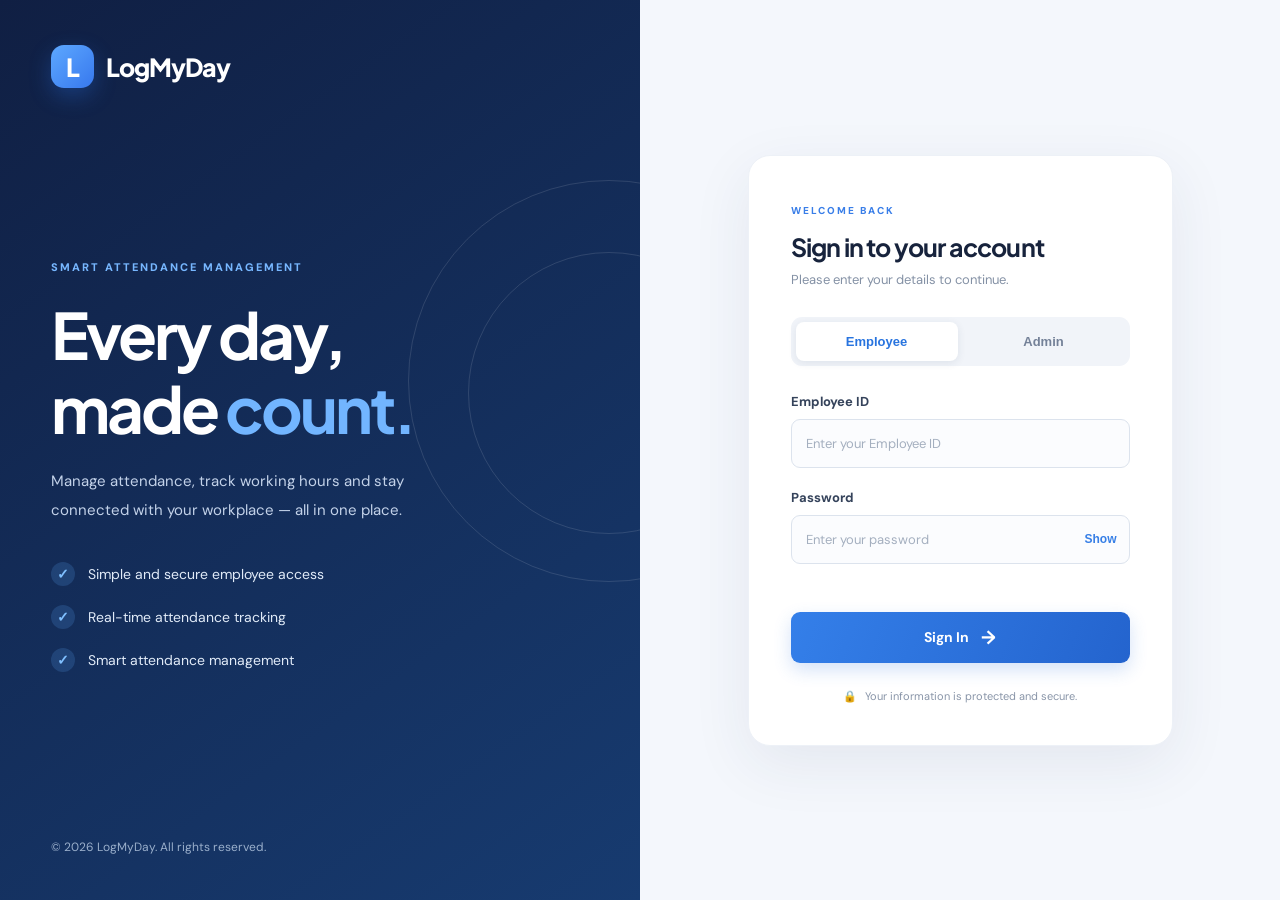
<file: src/main/resources/static/index.html>
<!DOCTYPE html>
<html lang="en">
<head>
    <meta charset="UTF-8">
    <meta name="viewport" content="width=device-width, initial-scale=1.0">
    <title>LogMyDay | Attendance Management</title>
    <link rel="stylesheet" href="style.css">
    <script src="script.js" defer></script>
</head>
<body>

<div class="login-page">

    <div class="login-left">
        <div class="brand">
            <div class="brand-icon">L</div>
            <span>LogMyDay</span>
        </div>

        <div class="welcome-content">
            <span class="welcome-tag">SMART ATTENDANCE MANAGEMENT</span>

            <h1>Every day,<br>made <span>count.</span></h1>

            <p>
                Manage attendance, track working hours and
                stay connected with your workplace — all in one place.
            </p>

            <div class="feature-list">
                <div class="feature">
                    <span class="feature-icon">✓</span>
                    <span>Simple and secure employee access</span>
                </div>
                <div class="feature">
                    <span class="feature-icon">✓</span>
                    <span>Real-time attendance tracking</span>
                </div>
                <div class="feature">
                    <span class="feature-icon">✓</span>
                    <span>Smart attendance management</span>
                </div>
            </div>
        </div>

        <div class="left-footer">
            © 2026 LogMyDay. All rights reserved.
        </div>
    </div>

    <div class="login-right">

        <div class="login-card">

            <div class="mobile-brand">
                <div class="brand-icon">L</div>
                <span>LogMyDay</span>
            </div>

            <div class="login-heading">
                <span class="small-heading">WELCOME BACK</span>
                <h2>Sign in to your account</h2>
                <p>Please enter your details to continue.</p>
            </div>

            <div class="role-selection">
                <button type="button" class="role-btn active" id="employeeRole">
                    Employee
                </button>
                <button type="button" class="role-btn" id="adminRole">
                    Admin
                </button>
            </div>

            <form id="loginForm">

                <div class="form-group">
                    <label for="employeeId" id="idLabel">Employee ID</label>
                    <input
                            type="text"
                            id="employeeId"
                            placeholder="Enter your Employee ID"
                            required
                    >
                </div>

                <div class="form-group">
                    <label for="password">Password</label>

                    <div class="password-wrapper">
                        <input
                                type="password"
                                id="password"
                                placeholder="Enter your password"
                                required
                        >
                        <button
                                type="button"
                                id="togglePassword"
                                class="password-toggle"
                        >
                            Show
                        </button>
                    </div>
                </div>

                <p id="loginMessage" class="login-message"></p>

                <button type="submit" class="login-btn">
                    Sign In <span>→</span>
                </button>

            </form>

            <p class="security-note">
                <span>🔒</span>
                Your information is protected and secure.
            </p>

        </div>

    </div>

</div>

</body>
</html>
</file>
<file: src/main/resources/static/style.css>
@import url('https://fonts.googleapis.com/css2?family=DM+Sans:wght@400;500;600;700;800&family=Plus+Jakarta+Sans:wght@400;500;600;700;800&display=swap');

* {
    margin: 0;
    padding: 0;
    box-sizing: border-box;
}

body {
    font-family: 'DM Sans', sans-serif;
    background: #f4f7fc;
    color: #17233c;
    min-height: 100vh;
}

.login-page {
    min-height: 100vh;
    display: grid;
    grid-template-columns: 1fr 1fr;
}

/* LEFT SECTION */

.login-left {
    background: linear-gradient(145deg, #101f43, #173b70);
    color: white;
    padding: 45px 8%;
    display: flex;
    flex-direction: column;
    justify-content: space-between;
    position: relative;
    overflow: hidden;
}

.login-left::before {
    content: "";
    position: absolute;
    width: 400px;
    height: 400px;
    border: 1px solid rgba(255,255,255,0.12);
    border-radius: 50%;
    right: -170px;
    top: 20%;
}

.login-left::after {
    content: "";
    position: absolute;
    width: 280px;
    height: 280px;
    border: 1px solid rgba(255,255,255,0.12);
    border-radius: 50%;
    right: -110px;
    top: 28%;
}

.brand,
.mobile-brand {
    display: flex;
    align-items: center;
    gap: 12px;
    font-family: 'Plus Jakarta Sans', sans-serif;
    font-size: 25px;
    font-weight: 800;
    letter-spacing: -1px;
}

.brand-icon {
    width: 43px;
    height: 43px;
    border-radius: 13px;
    background: linear-gradient(135deg, #5da8ff, #3778ee);
    display: grid;
    place-items: center;
    color: white;
    font-size: 25px;
    font-weight: 800;
    box-shadow: 0 8px 22px rgba(42, 119, 238, 0.3);
}

.welcome-content {
    max-width: 490px;
    position: relative;
    z-index: 1;
}

.welcome-tag,
.small-heading {
    color: #77b7ff;
    font-size: 11px;
    font-weight: 800;
    letter-spacing: 2px;
}

.welcome-content h1 {
    font-family: 'Plus Jakarta Sans', sans-serif;
    font-size: clamp(42px, 5vw, 66px);
    line-height: 1.15;
    letter-spacing: -3px;
    margin: 22px 0;
}

.welcome-content h1 span {
    color: #72b5ff;
}

.welcome-content p {
    color: #c3d2e9;
    font-size: 15px;
    line-height: 1.9;
    max-width: 420px;
}

.feature-list {
    margin-top: 38px;
    display: grid;
    gap: 19px;
}

.feature {
    display: flex;
    align-items: center;
    gap: 13px;
    color: #e1ebf8;
    font-size: 14px;
}

.feature-icon {
    width: 24px;
    height: 24px;
    border-radius: 50%;
    background: rgba(94, 174, 255, 0.18);
    color: #80c0ff;
    display: grid;
    place-items: center;
    font-weight: 800;
}

.left-footer {
    color: #9aafcb;
    font-size: 12px;
}

/* RIGHT SECTION */

.login-right {
    display: flex;
    justify-content: center;
    align-items: center;
    padding: 45px 30px;
}

.login-card {
    width: 100%;
    max-width: 425px;
    background: white;
    padding: 42px;
    border-radius: 22px;
    box-shadow: 0 18px 60px rgba(32, 54, 91, 0.08);
    border: 1px solid #edf1f7;
}

.mobile-brand {
    display: none;
    color: #173b70;
    margin-bottom: 35px;
}

.login-heading {
    margin-bottom: 29px;
}

.login-heading .small-heading {
    color: #397ee8;
    font-size: 10px;
}

.login-heading h2 {
    font-family: 'Plus Jakarta Sans', sans-serif;
    font-size: 25px;
    letter-spacing: -0.8px;
    margin: 12px 0 8px;
}

.login-heading p {
    font-size: 13px;
    color: #8491a5;
}

/* ROLE SELECTION */

.role-selection {
    display: grid;
    grid-template-columns: 1fr 1fr;
    gap: 5px;
    padding: 5px;
    background: #f1f4f9;
    border-radius: 11px;
    margin-bottom: 27px;
}

.role-btn {
    border: none;
    background: transparent;
    color: #748198;
    padding: 12px;
    border-radius: 8px;
    font-size: 13px;
    font-weight: 700;
    cursor: pointer;
    transition: 0.25s;
}

.role-btn.active {
    background: white;
    color: #2874df;
    box-shadow: 0 2px 9px rgba(30, 55, 90, 0.09);
}

/* FORM */

.form-group {
    margin-bottom: 21px;
}

.form-group label {
    display: block;
    font-size: 13px;
    font-weight: 700;
    margin-bottom: 9px;
    color: #35435b;
}

.form-group input {
    width: 100%;
    height: 49px;
    padding: 0 14px;
    border: 1px solid #dce3ed;
    border-radius: 9px;
    outline: none;
    background: #fbfcfe;
    font-family: inherit;
    font-size: 13px;
    color: #17233c;
    transition: 0.25s;
}

.form-group input:focus {
    border-color: #4389ed;
    background: white;
    box-shadow: 0 0 0 4px rgba(67, 137, 237, 0.10);
}

.form-group input::placeholder {
    color: #a4afbf;
}

.password-wrapper {
    position: relative;
}

.password-wrapper input {
    padding-right: 65px;
}

.password-toggle {
    position: absolute;
    right: 13px;
    top: 50%;
    transform: translateY(-50%);
    background: none;
    border: none;
    color: #377fe6;
    font-size: 12px;
    font-weight: 700;
    cursor: pointer;
}

/* LOGIN BUTTON */

.login-btn {
    width: 100%;
    height: 51px;
    border: none;
    border-radius: 9px;
    background: linear-gradient(110deg, #347fe9, #2464ce);
    color: white;
    font-size: 14px;
    font-weight: 700;
    font-family: inherit;
    cursor: pointer;
    display: flex;
    justify-content: center;
    align-items: center;
    gap: 12px;
    transition: 0.25s;
    box-shadow: 0 7px 18px rgba(42, 112, 220, 0.2);
}

.login-btn:hover {
    transform: translateY(-2px);
    box-shadow: 0 10px 24px rgba(42, 112, 220, 0.3);
}

.login-btn span {
    font-size: 19px;
}

.login-message {
    font-size: 12px;
    margin-bottom: 12px;
    min-height: 15px;
}

.security-note {
    margin-top: 26px;
    text-align: center;
    color: #8995a8;
    font-size: 11px;
}

.security-note span {
    margin-right: 5px;
}

/* RESPONSIVE DESIGN */

@media (max-width: 850px) {
    .login-page {
        grid-template-columns: 1fr;
    }

    .login-left {
        display: none;
    }

    .login-right {
        min-height: 100vh;
        padding: 25px 18px;
    }

    .login-card {
        max-width: 460px;
        padding: 32px 25px;
    }

    .mobile-brand {
        display: flex;
    }
}

@media (max-width: 400px) {
    .login-card {
        padding: 27px 19px;
    }

    .login-heading h2 {
        font-size: 22px;
    }
}
</file>
<file: src/main/resources/static/employee-dashboard.css>
@import url('https://fonts.googleapis.com/css2?family=DM+Sans:wght@400;500;600;700;800&family=Plus+Jakarta+Sans:wght@400;500;600;700;800&display=swap');

:root {
    --navy: #142849;
    --blue: #347fe9;
    --light-blue: #edf4ff;
    --text: #1c2940;
    --muted: #8793a6;
    --border: #edf0f5;
    --background: #f6f8fc;
    --green: #16a36a;
}

* {
    margin: 0;
    padding: 0;
    box-sizing: border-box;
}

html {
    scroll-behavior: smooth;
}

body {
    font-family: 'DM Sans', sans-serif;
    background: var(--background);
    color: var(--text);
}

button {
    font-family: inherit;
    cursor: pointer;
}

.dashboard-layout {
    min-height: 100vh;
    display: flex;
}

/* SIDEBAR */

.sidebar {
    width: 255px;
    background: var(--navy);
    color: white;
    padding: 30px 20px;
    display: flex;
    flex-direction: column;
    position: fixed;
    top: 0;
    bottom: 0;
    left: 0;
    z-index: 10;
}

.brand {
    display: flex;
    align-items: center;
    gap: 12px;
    font-family: 'Plus Jakarta Sans', sans-serif;
    font-size: 23px;
    font-weight: 800;
    letter-spacing: -1px;
    padding: 0 5px;
}

.brand-icon {
    width: 42px;
    height: 42px;
    border-radius: 12px;
    background: linear-gradient(135deg, #62b3ff, #3475e9);
    display: grid;
    place-items: center;
    font-size: 25px;
    box-shadow: 0 6px 20px rgba(52, 127, 233, 0.3);
}

.menu-label {
    color: #8193b0;
    font-size: 10px;
    font-weight: 800;
    letter-spacing: 1.8px;
    margin: 52px 10px 17px;
}

.sidebar-menu {
    display: grid;
    gap: 9px;
}

.menu-item {
    text-decoration: none;
    color: #b9c7da;
    padding: 14px 13px;
    border-radius: 9px;
    display: flex;
    align-items: center;
    gap: 13px;
    font-size: 13px;
    font-weight: 600;
    transition: 0.25s;
}

.menu-item span {
    font-size: 19px;
}

.menu-item:hover,
.menu-item.active {
    color: white;
    background: rgba(74, 139, 235, 0.22);
}

.menu-item.active {
    border-left: 3px solid #65b4ff;
}

.sidebar-bottom {
    margin-top: auto;
}

.help-card {
    padding: 17px;
    border-radius: 12px;
    background: rgba(255, 255, 255, 0.07);
    margin-bottom: 20px;
}

.help-icon {
    color: #70b6ff;
    font-size: 22px;
    margin-bottom: 10px;
}

.help-card strong {
    font-size: 12px;
}

.help-card p {
    color: #9eb0c9;
    font-size: 11px;
    line-height: 1.7;
    margin-top: 7px;
}

.logout-btn {
    width: 100%;
    border: 1px solid rgba(255,255,255,0.13);
    background: transparent;
    color: #d4dfef;
    border-radius: 9px;
    padding: 13px;
    font-size: 13px;
    font-weight: 600;
    text-align: left;
    transition: 0.25s;
}

.logout-btn:hover {
    background: rgba(255,255,255,0.1);
}

.logout-btn span {
    margin-right: 10px;
    font-size: 17px;
}

/* MAIN CONTENT */

.main-content {
    margin-left: 255px;
    width: calc(100% - 255px);
    padding: 32px 4.5%;
    max-width: 1700px;
}

.topbar {
    display: flex;
    align-items: center;
    justify-content: space-between;
    padding-bottom: 25px;
    border-bottom: 1px solid var(--border);
}

.breadcrumb {
    color: var(--muted);
    font-size: 11px;
    margin-bottom: 7px;
}

.topbar h2 {
    font-family: 'Plus Jakarta Sans', sans-serif;
    font-size: 21px;
    letter-spacing: -0.5px;
}

.topbar-right {
    display: flex;
    align-items: center;
    gap: 18px;
}

.date-display {
    color: #65738a;
    font-size: 12px;
    font-weight: 600;
}

.avatar,
.profile-avatar {
    display: grid;
    place-items: center;
    border-radius: 50%;
    background: #e5efff;
    color: #347fe9;
    font-weight: 800;
}

.avatar {
    width: 42px;
    height: 42px;
}

/* WELCOME */

.welcome-section {
    margin-top: 30px;
    padding: 34px 38px;
    border-radius: 17px;
    background: linear-gradient(110deg, #eaf2ff, #f2f6ff);
    position: relative;
    overflow: hidden;
    display: flex;
    justify-content: space-between;
    align-items: center;
}

.welcome-tag {
    color: #347fe9;
    font-size: 10px;
    font-weight: 800;
    letter-spacing: 1.7px;
}

.welcome-section h1 {
    font-family: 'Plus Jakarta Sans', sans-serif;
    font-size: clamp(22px, 2.5vw, 30px);
    letter-spacing: -1px;
    margin: 13px 0 9px;
}

.welcome-section h1 span {
    color: #347fe9;
}

.welcome-section p {
    color: #75839a;
    font-size: 13px;
}

.welcome-decoration {
    font-family: 'Plus Jakarta Sans', sans-serif;
    font-size: 170px;
    line-height: 1;
    font-weight: 800;
    color: rgba(52, 127, 233, 0.08);
    position: absolute;
    right: 55px;
    top: -30px;
}

/* STATISTICS */

.stats-grid {
    display: grid;
    grid-template-columns: repeat(3, 1fr);
    gap: 19px;
    margin-top: 25px;
}

.stat-card {
    background: white;
    border: 1px solid var(--border);
    border-radius: 14px;
    padding: 23px;
    box-shadow: 0 4px 18px rgba(34, 54, 86, 0.025);
    transition: 0.25s;
}

.stat-card:hover {
    transform: translateY(-4px);
    box-shadow: 0 10px 25px rgba(34, 54, 86, 0.07);
}

.stat-top {
    display: flex;
    justify-content: space-between;
    align-items: center;
    color: #8290a5;
    font-size: 12px;
    font-weight: 600;
}

.stat-icon {
    width: 38px;
    height: 38px;
    display: grid;
    place-items: center;
    border-radius: 10px;
    font-size: 17px;
    font-weight: 800;
}

.stat-icon.blue {
    color: #347fe9;
    background: #edf4ff;
}

.stat-icon.green {
    color: #16a36a;
    background: #eaf8f1;
}

.stat-icon.purple {
    color: #9160df;
    background: #f4efff;
}

.stat-card h2 {
    font-family: 'Plus Jakarta Sans', sans-serif;
    font-size: 30px;
    margin: 18px 0 5px;
}

.stat-card p {
    color: #9aa5b5;
    font-size: 11px;
}

/* SECTIONS */

.attendance-section,
.history-section,
.profile-section {
    margin-top: 38px;
}

.section-heading {
    display: flex;
    align-items: center;
    justify-content: space-between;
    margin-bottom: 17px;
}

.section-heading h2 {
    font-family: 'Plus Jakarta Sans', sans-serif;
    font-size: 17px;
    letter-spacing: -0.4px;
}

.section-heading p {
    color: #8a96a8;
    font-size: 11px;
    margin-top: 6px;
}

.live-status {
    display: flex;
    align-items: center;
    gap: 7px;
    color: #16a36a;
    background: #eaf8f1;
    padding: 7px 12px;
    border-radius: 20px;
    font-size: 10px;
    font-weight: 700;
}

.live-dot {
    width: 7px;
    height: 7px;
    background: #16a36a;
    border-radius: 50%;
}

/* ATTENDANCE CARD */

.attendance-card {
    background: white;
    border: 1px solid var(--border);
    border-radius: 15px;
    padding: 28px;
    display: flex;
    align-items: center;
    justify-content: space-between;
    gap: 20px;
    flex-wrap: wrap;
    box-shadow: 0 4px 18px rgba(34, 54, 86, 0.025);
}

.card-label {
    color: #8a96a8;
    font-size: 10px;
    font-weight: 800;
    letter-spacing: 1.4px;
}

.attendance-info h2 {
    font-family: 'Plus Jakarta Sans', sans-serif;
    font-size: 35px;
    letter-spacing: -1px;
    margin: 8px 0;
}

.attendance-info p {
    color: #8995a6;
    font-size: 11px;
}

.attendance-actions {
    display: flex;
    gap: 12px;
    flex-wrap: wrap;
}

.checkin-btn,
.checkout-btn {
    border: none;
    border-radius: 9px;
    padding: 14px 21px;
    font-size: 12px;
    font-weight: 700;
    transition: 0.25s;
}

.checkin-btn {
    color: white;
    background: linear-gradient(110deg, #347fe9, #2464ce);
    box-shadow: 0 5px 15px rgba(52, 127, 233, 0.2);
}

.checkout-btn {
    color: #347fe9;
    background: #edf4ff;
}

.checkin-btn:hover,
.checkout-btn:hover {
    transform: translateY(-2px);
}

.checkin-btn:disabled,
.checkout-btn:disabled {
    opacity: 0.45;
    cursor: not-allowed;
    transform: none;
}

.current-status {
    width: 100%;
    border-top: 1px solid var(--border);
    padding-top: 17px;
    display: flex;
    justify-content: space-between;
    font-size: 12px;
}

.current-status span {
    color: #8a96a8;
}

.current-status strong {
    color: #d18b24;
}

.attendance-message {
    width: 100%;
    min-height: 15px;
    font-size: 12px;
    color: #347fe9;
}

/* HISTORY TABLE */

.history-tag {
    background: #edf4ff;
    color: #347fe9;
    border-radius: 20px;
    padding: 8px 13px;
    font-size: 10px;
    font-weight: 700;
}

.table-container {
    background: white;
    border: 1px solid var(--border);
    border-radius: 14px;
    overflow-x: auto;
    box-shadow: 0 4px 18px rgba(34, 54, 86, 0.025);
}

table {
    width: 100%;
    border-collapse: collapse;
    min-width: 650px;
}

thead {
    background: #f8faff;
}

th {
    text-align: left;
    padding: 17px 20px;
    color: #8a96a8;
    font-size: 10px;
    letter-spacing: 0.8px;
    font-weight: 800;
}

td {
    padding: 18px 20px;
    border-top: 1px solid #f0f2f6;
    color: #536177;
    font-size: 12px;
}

.empty-message {
    text-align: center;
    color: #9aa5b5;
    padding: 30px;
}

/* ACTION COLUMN */

th:last-child,
td:last-child {
    text-align: center;
    white-space: nowrap;
}

/* ATTENDANCE CORRECTION NOTE */

.attendance-note {
    margin-top: 14px;
    padding: 14px 17px;
    background: #edf4ff;
    border-left: 3px solid #347fe9;
    border-radius: 7px;
    color: #64748b;
    font-size: 12px;
    line-height: 1.7;
}

/* PROFILE */

.profile-card {
    background: white;
    border: 1px solid var(--border);
    border-radius: 14px;
    padding: 23px;
    display: flex;
    align-items: center;
    gap: 17px;
}

.profile-avatar {
    width: 55px;
    height: 55px;
    font-size: 21px;
}

.profile-details h3 {
    font-family: 'Plus Jakarta Sans', sans-serif;
    font-size: 15px;
}

.profile-details p {
    margin-top: 7px;
    color: #8a96a8;
    font-size: 11px;
}

/* FOOTER */

.dashboard-footer {
    display: flex;
    justify-content: space-between;
    gap: 10px;
    margin-top: 45px;
    padding: 20px 0;
    border-top: 1px solid var(--border);
    color: #9aa5b5;
    font-size: 10px;
}

/* RESPONSIVE */

@media (max-width: 1000px) {
    .sidebar {
        width: 220px;
    }

    .main-content {
        margin-left: 220px;
        width: calc(100% - 220px);
        padding: 28px 3%;
    }

    .stats-grid {
        grid-template-columns: repeat(2, 1fr);
    }
}

@media (max-width: 700px) {
    .dashboard-layout {
        display: block;
    }

    .sidebar {
        position: relative;
        width: 100%;
        padding: 17px;
    }

    .brand {
        font-size: 20px;
    }

    .menu-label,
    .sidebar-bottom,
    .help-card {
        display: none;
    }

    .sidebar-menu {
        display: flex;
        overflow-x: auto;
        margin-top: 18px;
    }

    .menu-item {
        white-space: nowrap;
        padding: 10px;
        font-size: 11px;
    }

    .main-content {
        margin-left: 0;
        width: 100%;
        padding: 23px 17px;
    }

    .topbar h2 {
        font-size: 17px;
    }

    .date-display {
        display: none;
    }

    .welcome-section {
        padding: 27px 21px;
    }

    .welcome-decoration {
        right: 10px;
        font-size: 110px;
    }

    .stats-grid {
        grid-template-columns: 1fr;
        gap: 12px;
    }

    .stat-card {
        padding: 19px;
    }

    .attendance-card {
        padding: 21px;
        align-items: flex-start;
        flex-direction: column;
    }

    .attendance-actions {
        width: 100%;
    }

    .checkin-btn,
    .checkout-btn {
        flex: 1;
    }

    .dashboard-footer {
        flex-direction: column;
    }
}

@media (max-width: 400px) {
    .section-heading h2 {
        font-size: 15px;
    }

    .attendance-actions {
        flex-direction: column;
    }

    .checkin-btn,
    .checkout-btn {
        width: 100%;
    }
}
</file>
